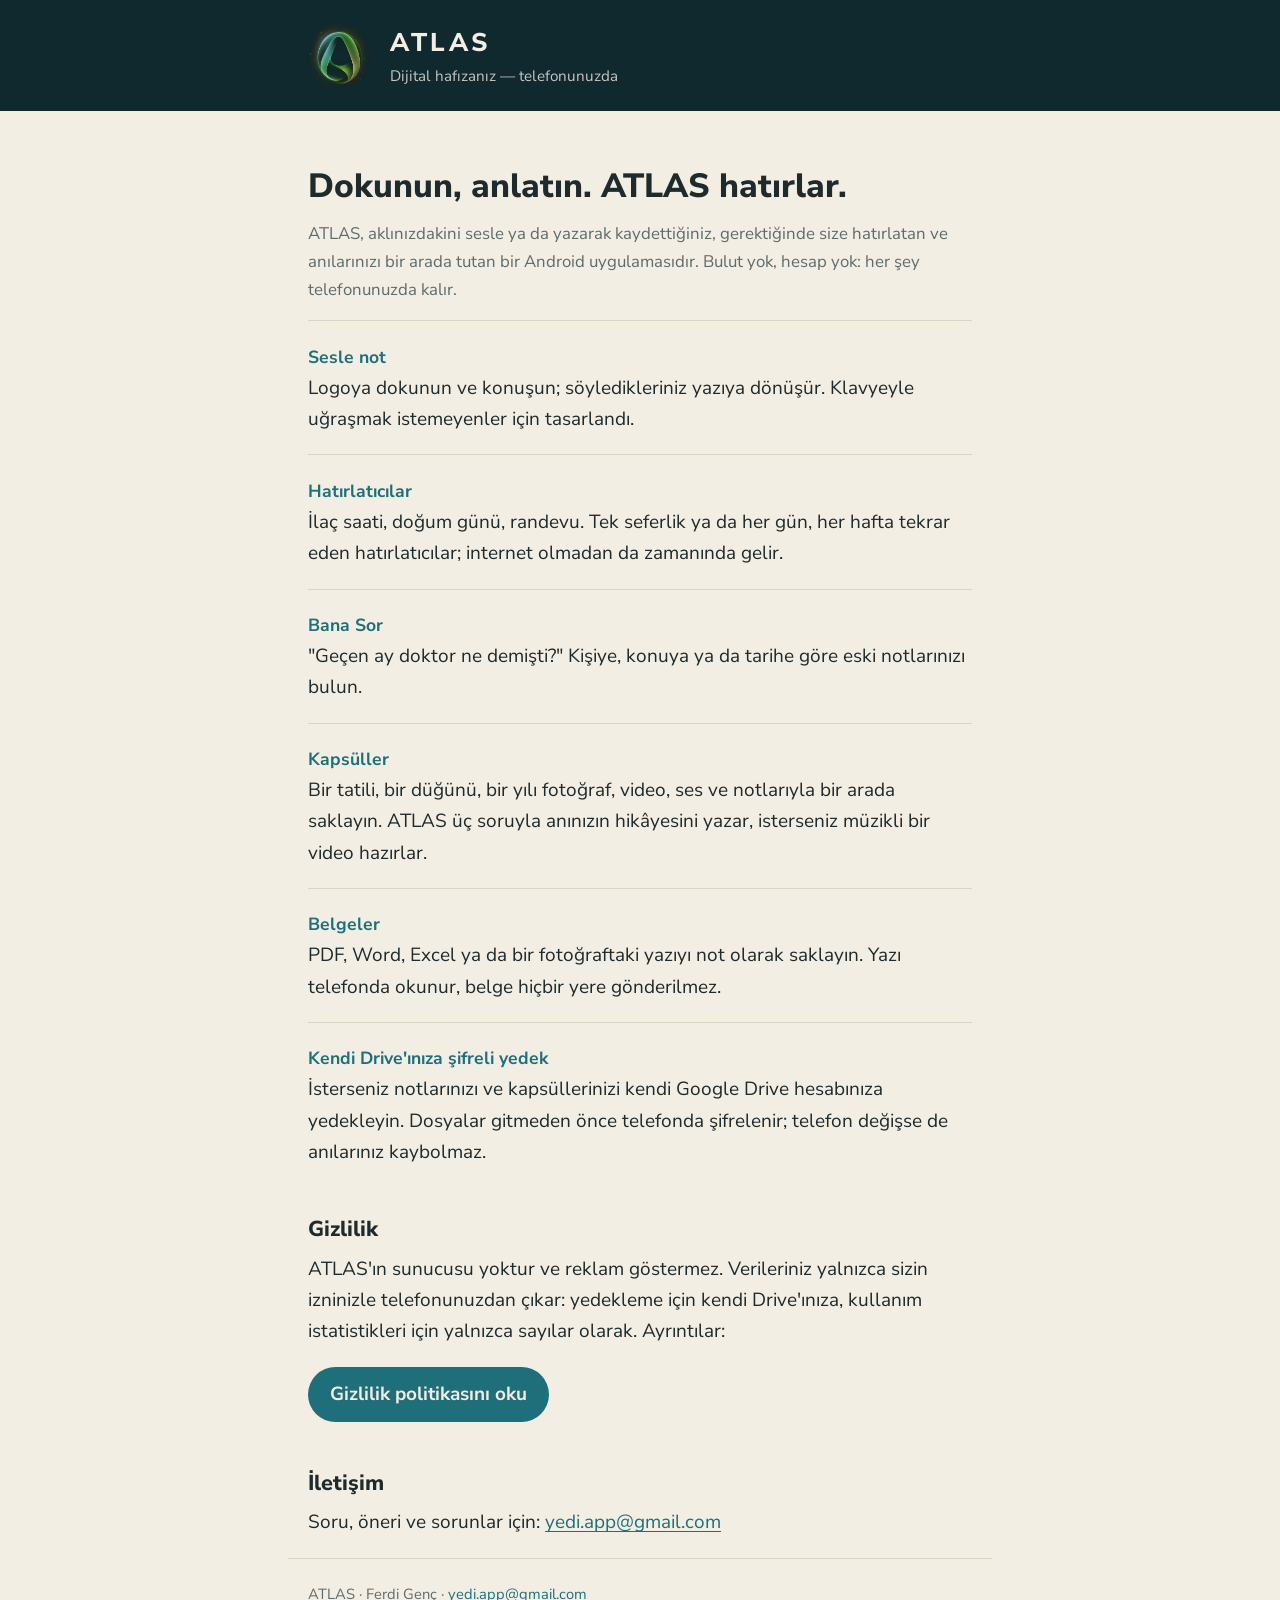
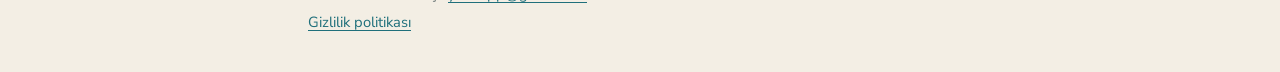
<file: index.html>
<!doctype html>
<html lang="tr">
<head>
<meta charset="utf-8">
<meta name="viewport" content="width=device-width, initial-scale=1">
<title>ATLAS</title>
<meta name="description" content="ATLAS: sesle ya da yazarak not alın, hatırlatıcı kurun, anılarınızı kapsüllerde saklayın. Verileriniz telefonunuzda kalır.">
<link rel="preconnect" href="https://fonts.googleapis.com">
<link rel="preconnect" href="https://fonts.gstatic.com" crossorigin>
<link rel="stylesheet" href="https://fonts.googleapis.com/css2?family=Nunito+Sans:wght@400;700;800&display=swap">
<link rel="stylesheet" href="stil.css">
<link rel="icon" href="logo.jpeg">
</head>
<body>

<header class="bant">
  <div class="sayfa">
    <img src="logo.jpeg" alt="ATLAS logosu">
    <div>
      <p class="ad">ATLAS</p>
      <p class="alt">Dijital hafızanız — telefonunuzda</p>
    </div>
  </div>
</header>

<main class="sayfa">

<h1>Dokunun, anlatın. ATLAS hatırlar.</h1>
<p class="oz">ATLAS, aklınızdakini sesle ya da yazarak kaydettiğiniz, gerektiğinde size hatırlatan ve anılarınızı bir arada tutan bir Android uygulamasıdır. Bulut yok, hesap yok: her şey telefonunuzda kalır.</p>

<div class="ozellik">
  <h3>Sesle not</h3>
  <p>Logoya dokunun ve konuşun; söyledikleriniz yazıya dönüşür. Klavyeyle uğraşmak istemeyenler için tasarlandı.</p>
</div>

<div class="ozellik">
  <h3>Hatırlatıcılar</h3>
  <p>İlaç saati, doğum günü, randevu. Tek seferlik ya da her gün, her hafta tekrar eden hatırlatıcılar; internet olmadan da zamanında gelir.</p>
</div>

<div class="ozellik">
  <h3>Bana Sor</h3>
  <p>"Geçen ay doktor ne demişti?" Kişiye, konuya ya da tarihe göre eski notlarınızı bulun.</p>
</div>

<div class="ozellik">
  <h3>Kapsüller</h3>
  <p>Bir tatili, bir düğünü, bir yılı fotoğraf, video, ses ve notlarıyla bir arada saklayın. ATLAS üç soruyla anınızın hikâyesini yazar, isterseniz müzikli bir video hazırlar.</p>
</div>

<div class="ozellik">
  <h3>Belgeler</h3>
  <p>PDF, Word, Excel ya da bir fotoğraftaki yazıyı not olarak saklayın. Yazı telefonda okunur, belge hiçbir yere gönderilmez.</p>
</div>

<div class="ozellik">
  <h3>Kendi Drive'ınıza şifreli yedek</h3>
  <p>İsterseniz notlarınızı ve kapsüllerinizi kendi Google Drive hesabınıza yedekleyin. Dosyalar gitmeden önce telefonda şifrelenir; telefon değişse de anılarınız kaybolmaz.</p>
</div>

<h2>Gizlilik</h2>
<p>ATLAS'ın sunucusu yoktur ve reklam göstermez. Verileriniz yalnızca sizin izninizle telefonunuzdan çıkar: yedekleme için kendi Drive'ınıza, kullanım istatistikleri için yalnızca sayılar olarak. Ayrıntılar:</p>
<p><a class="dugme" href="gizlilik.html">Gizlilik politikasını oku</a></p>

<h2>İletişim</h2>
<p>Soru, öneri ve sorunlar için: <a href="mailto:yedi.app@gmail.com">yedi.app@gmail.com</a></p>

</main>

<footer class="sayfa">
  <p>ATLAS · Ferdi Genç · <a href="mailto:yedi.app@gmail.com">yedi.app@gmail.com</a></p>
  <p><a href="gizlilik.html">Gizlilik politikası</a></p>
</footer>

</body>
</html>
</file>
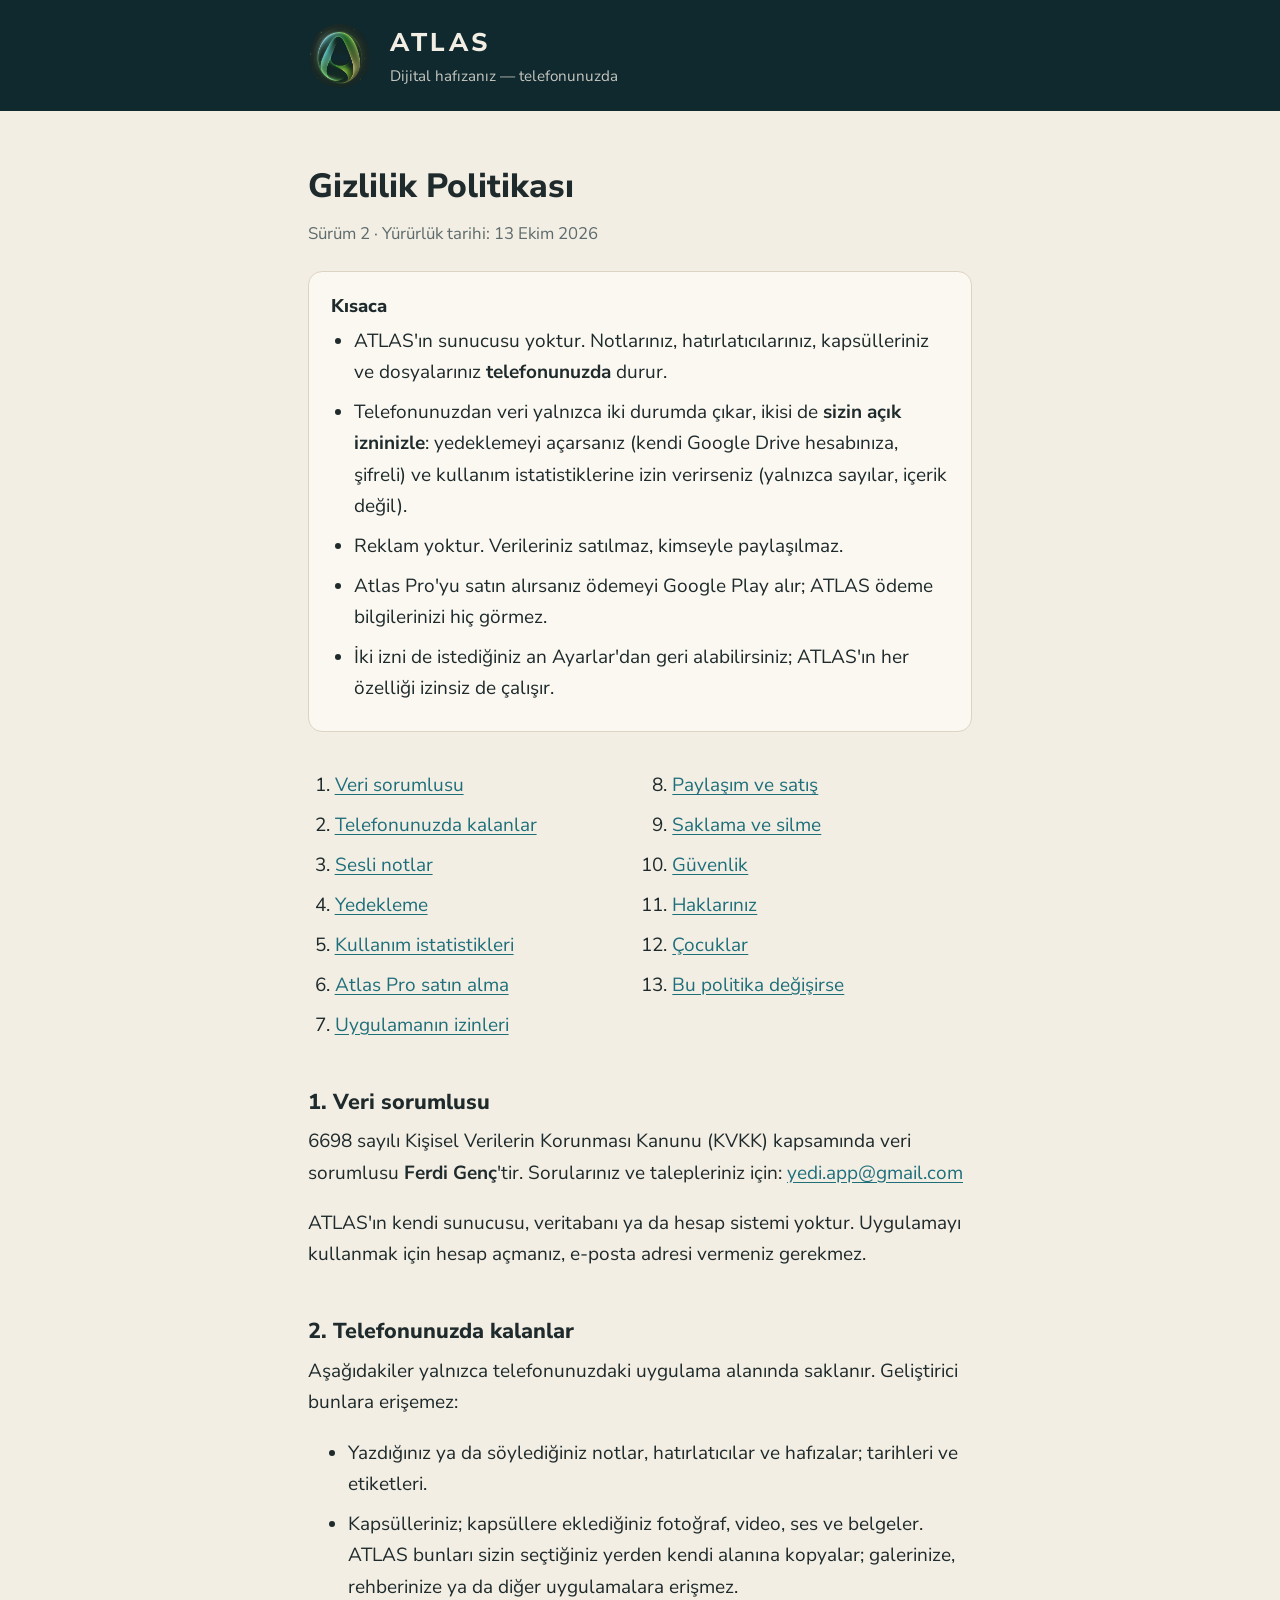
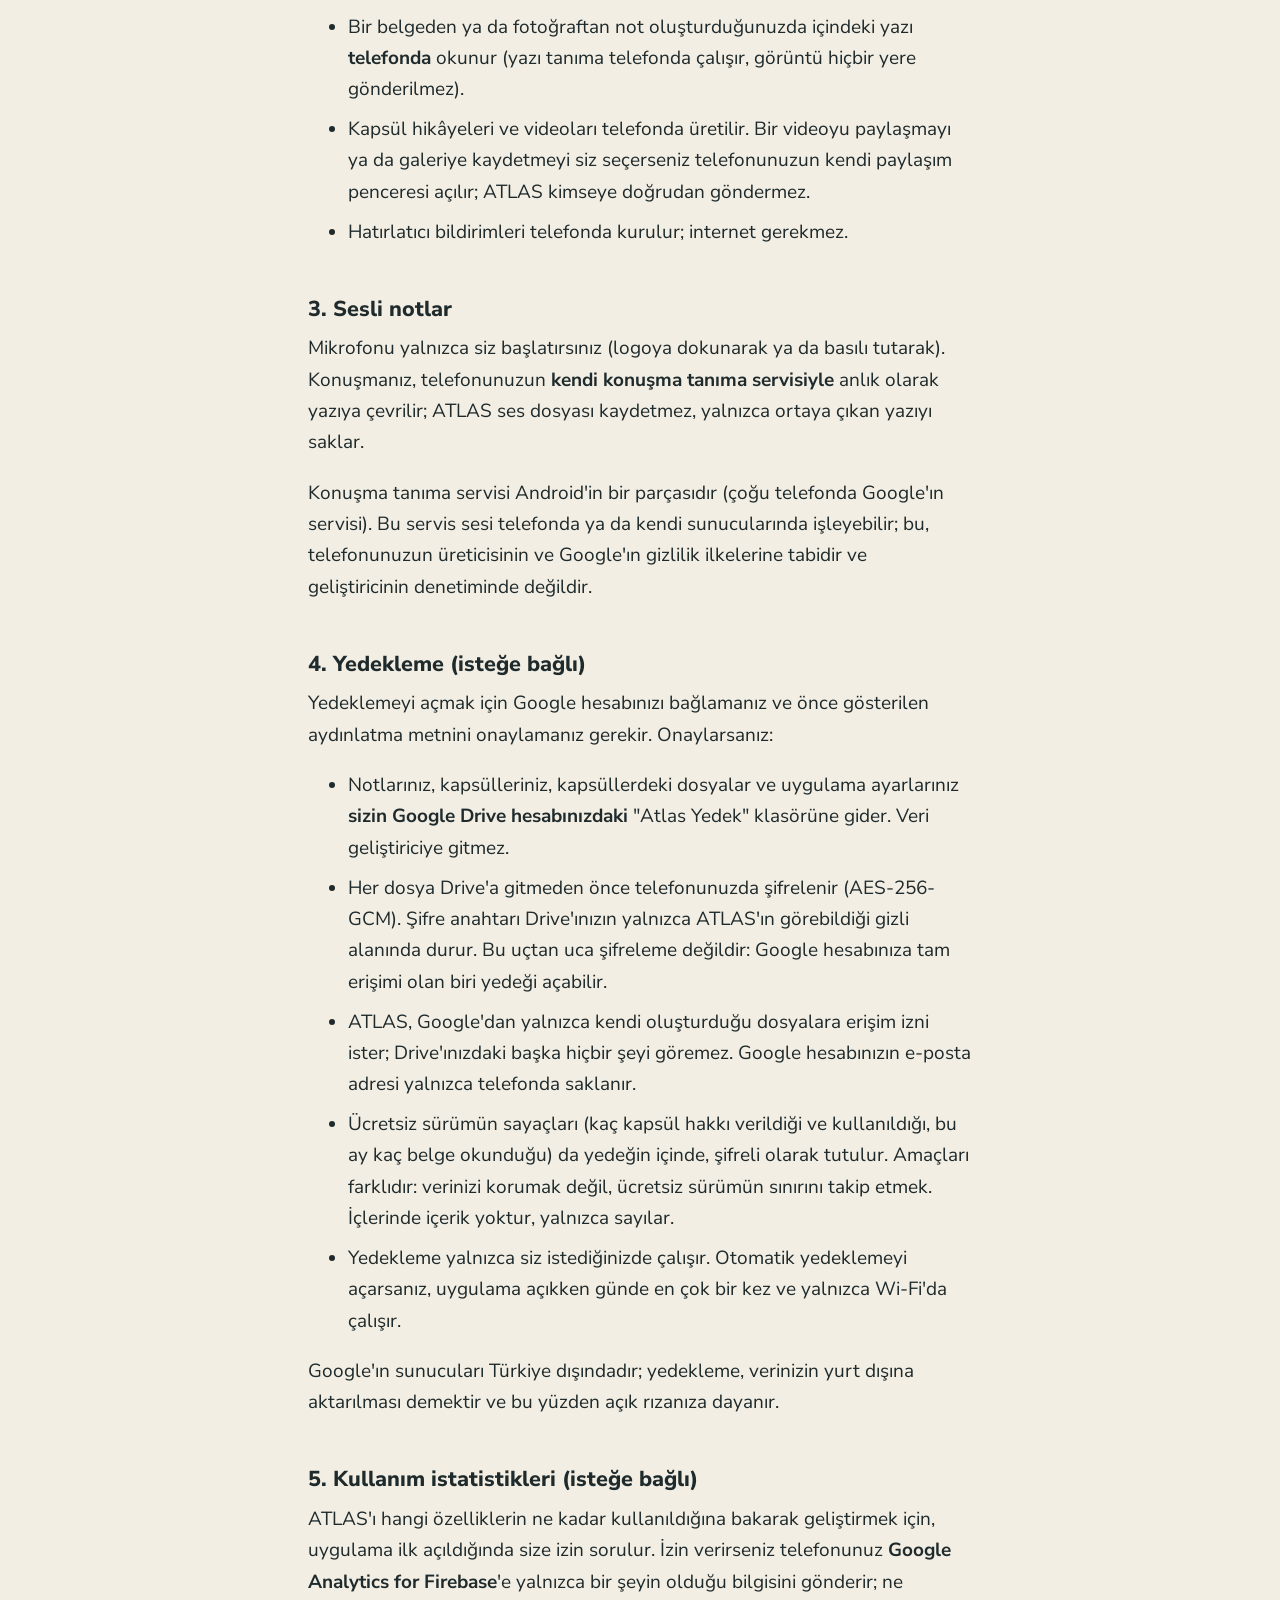
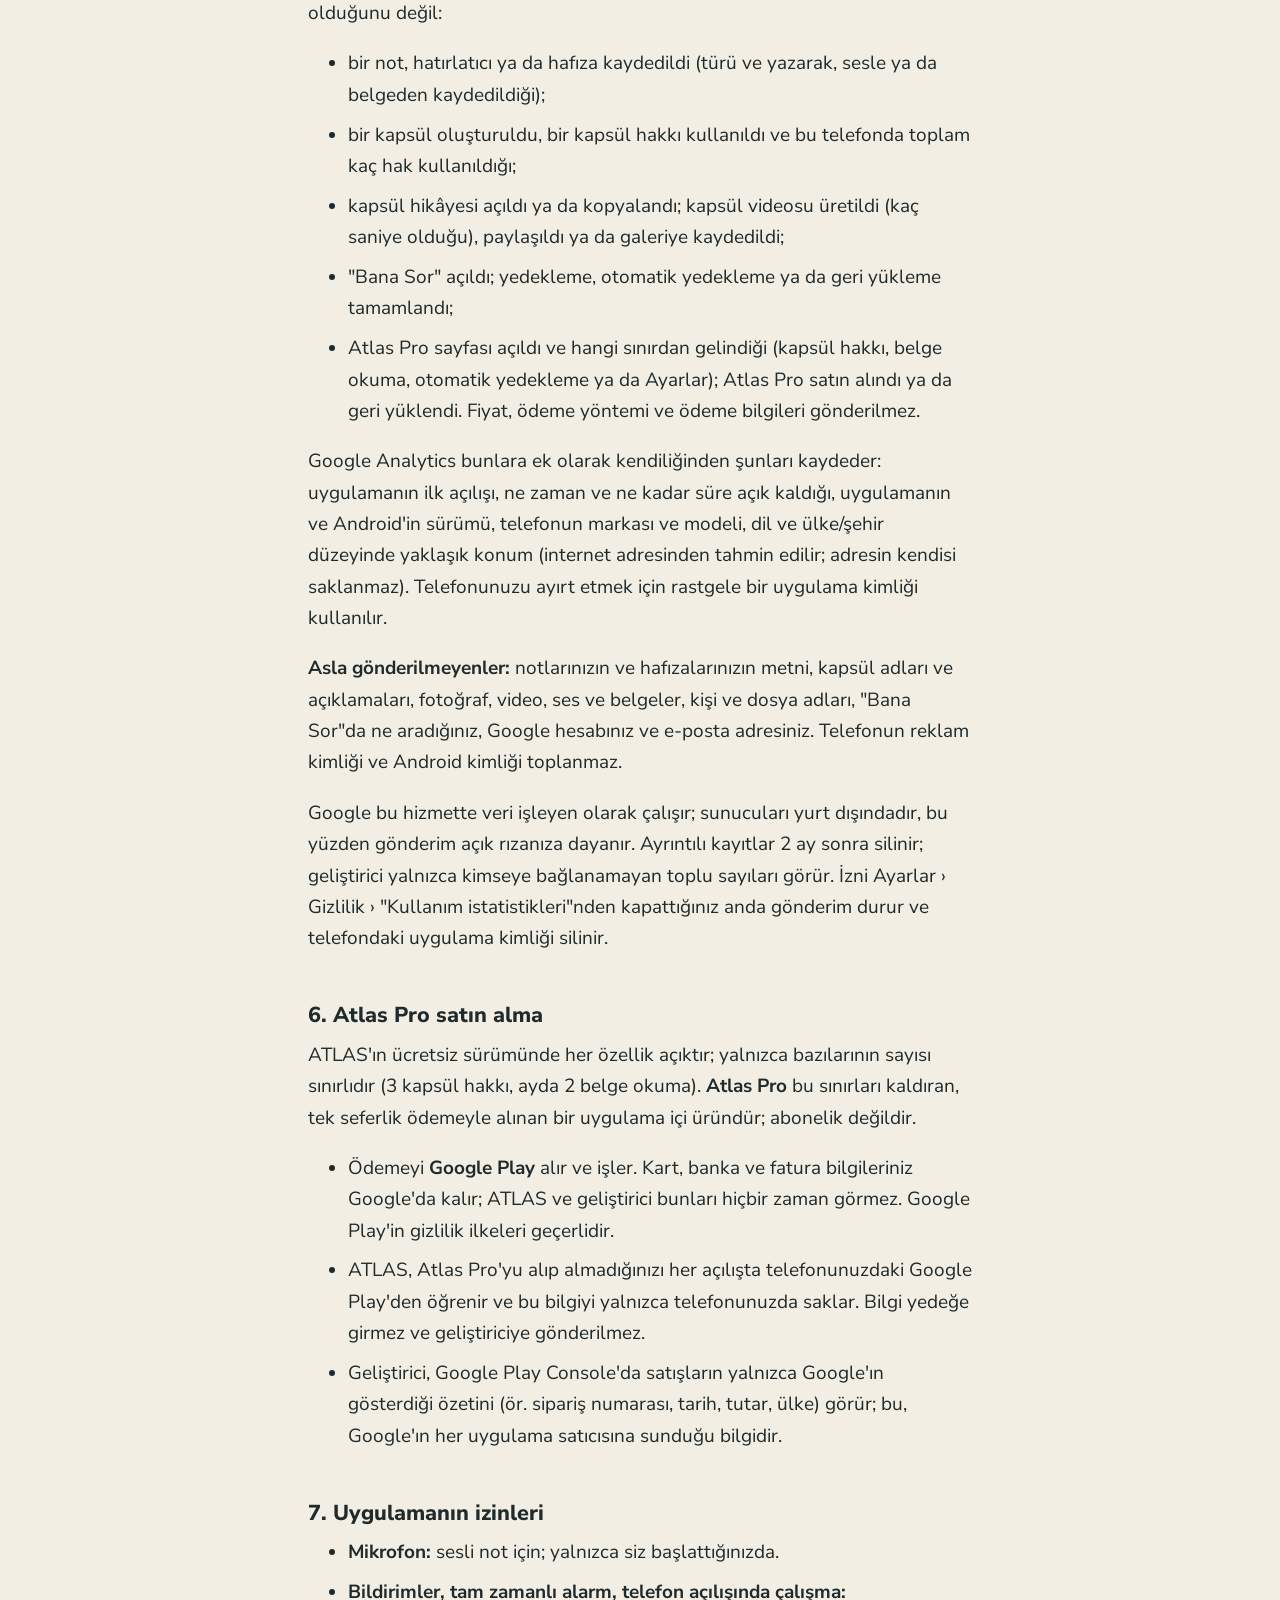
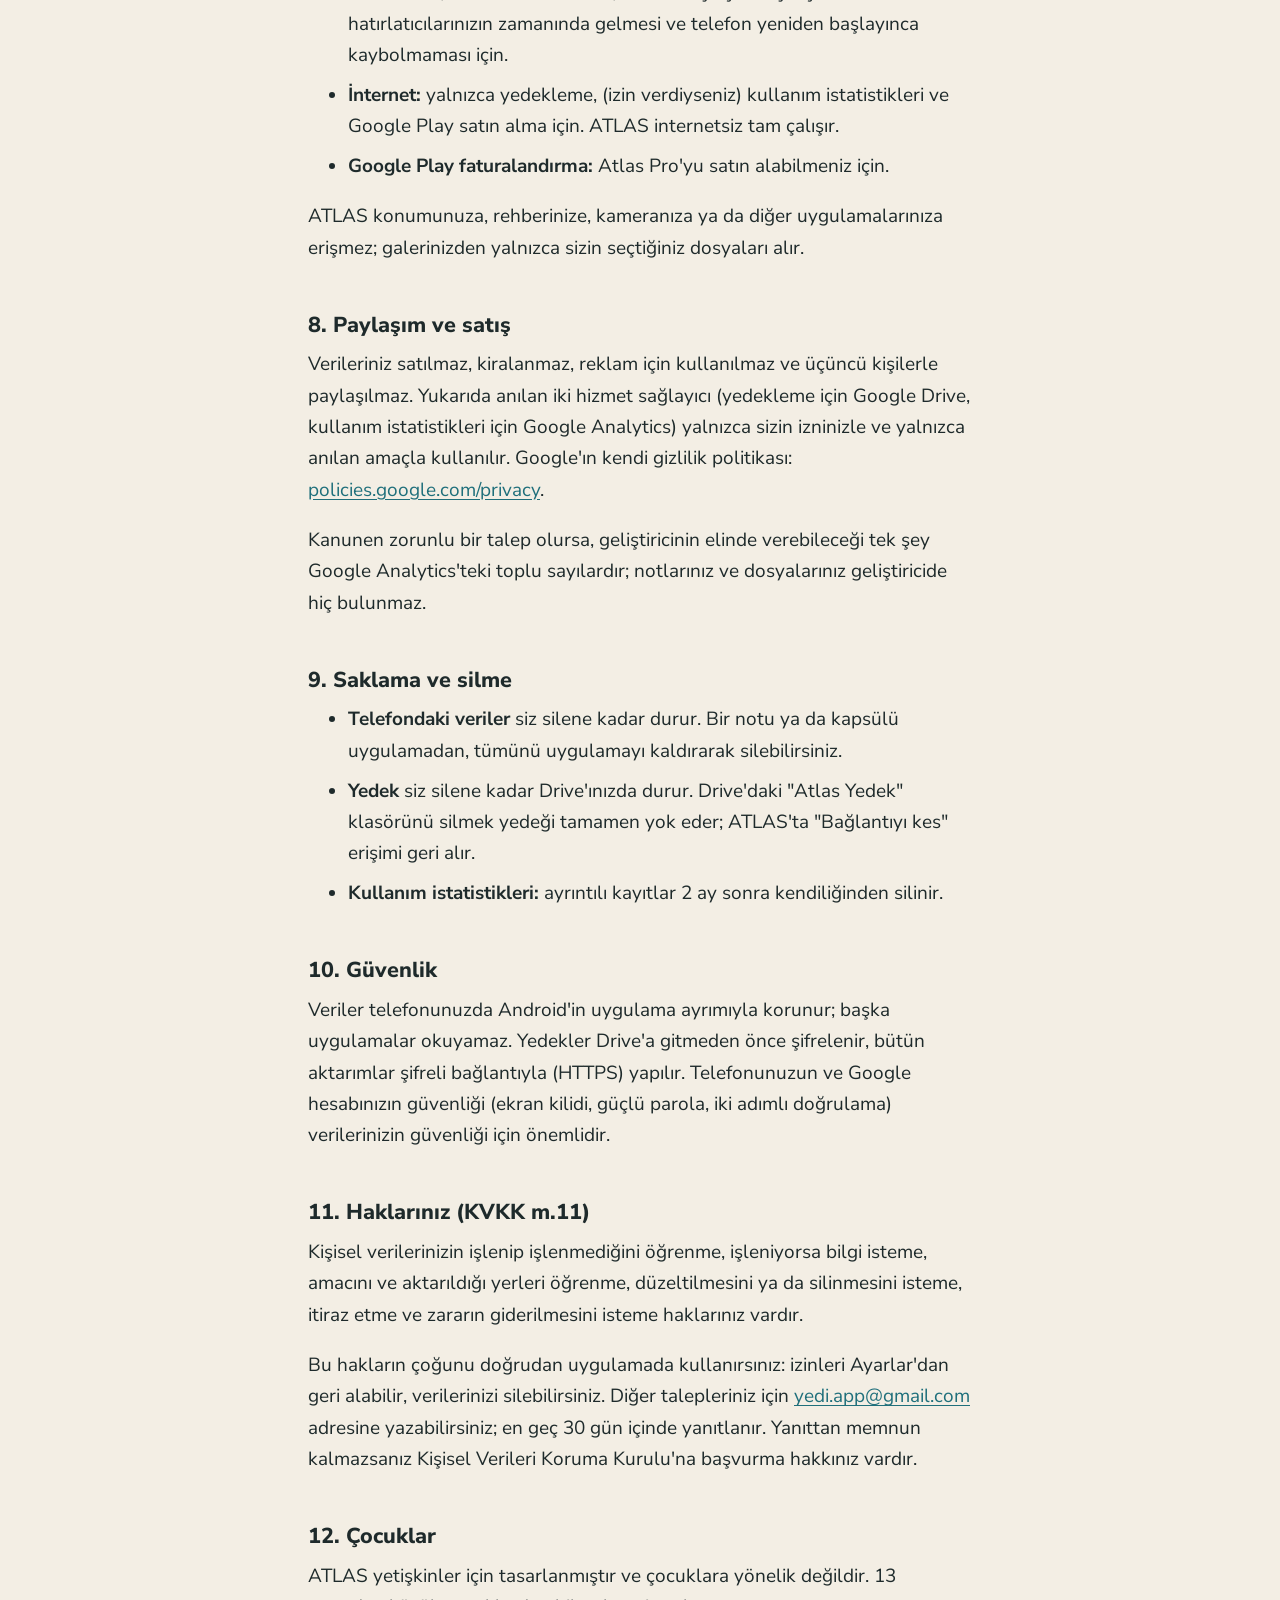
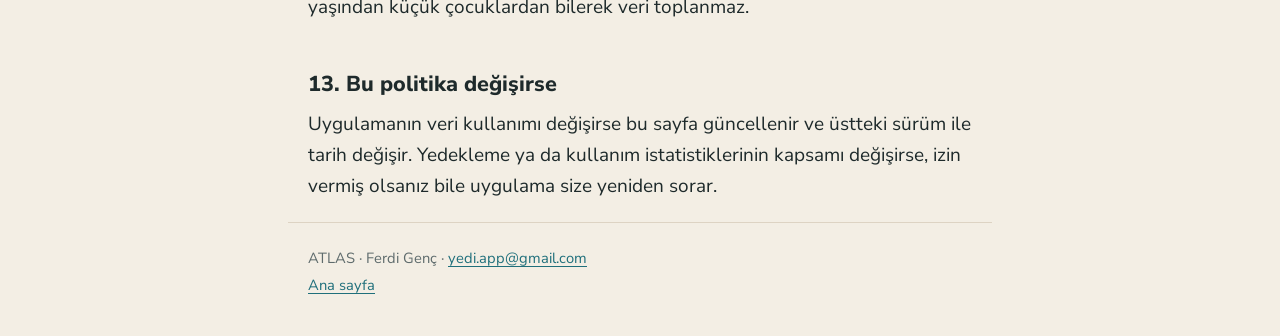
<file: gizlilik.html>
<!doctype html>
<html lang="tr">
<head>
<meta charset="utf-8">
<meta name="viewport" content="width=device-width, initial-scale=1">
<title>ATLAS Gizlilik Politikası</title>
<meta name="description" content="ATLAS uygulamasının gizlilik politikası: hangi verinin telefonunuzda kaldığı, neyin hangi izinle nereye gittiği ve haklarınız.">
<link rel="preconnect" href="https://fonts.googleapis.com">
<link rel="preconnect" href="https://fonts.gstatic.com" crossorigin>
<link rel="stylesheet" href="https://fonts.googleapis.com/css2?family=Nunito+Sans:wght@400;700;800&display=swap">
<link rel="stylesheet" href="stil.css">
<link rel="icon" href="logo.jpeg">
</head>
<body>

<header class="bant">
  <div class="sayfa">
    <img src="logo.jpeg" alt="">
    <div>
      <p class="ad"><a href="index.html">ATLAS</a></p>
      <p class="alt">Dijital hafızanız — telefonunuzda</p>
    </div>
  </div>
</header>

<main class="sayfa">

<h1>Gizlilik Politikası</h1>
<p class="oz">Sürüm 2 · Yürürlük tarihi: 13 Ekim 2026</p>

<section class="ozet" aria-labelledby="kisaca">
  <h2 id="kisaca">Kısaca</h2>
  <ul>
    <li>ATLAS'ın sunucusu yoktur. Notlarınız, hatırlatıcılarınız, kapsülleriniz ve dosyalarınız <strong>telefonunuzda</strong> durur.</li>
    <li>Telefonunuzdan veri yalnızca iki durumda çıkar, ikisi de <strong>sizin açık izninizle</strong>: yedeklemeyi açarsanız (kendi Google Drive hesabınıza, şifreli) ve kullanım istatistiklerine izin verirseniz (yalnızca sayılar, içerik değil).</li>
    <li>Reklam yoktur. Verileriniz satılmaz, kimseyle paylaşılmaz.</li>
    <li>Atlas Pro'yu satın alırsanız ödemeyi Google Play alır; ATLAS ödeme bilgilerinizi hiç görmez.</li>
    <li>İki izni de istediğiniz an Ayarlar'dan geri alabilirsiniz; ATLAS'ın her özelliği izinsiz de çalışır.</li>
  </ul>
</section>

<nav aria-label="İçindekiler">
  <ol class="icindekiler">
    <li><a href="#sorumlu">Veri sorumlusu</a></li>
    <li><a href="#telefonda">Telefonunuzda kalanlar</a></li>
    <li><a href="#ses">Sesli notlar</a></li>
    <li><a href="#yedekleme">Yedekleme</a></li>
    <li><a href="#istatistik">Kullanım istatistikleri</a></li>
    <li><a href="#pro">Atlas Pro satın alma</a></li>
    <li><a href="#izinler">Uygulamanın izinleri</a></li>
    <li><a href="#paylasim">Paylaşım ve satış</a></li>
    <li><a href="#saklama">Saklama ve silme</a></li>
    <li><a href="#guvenlik">Güvenlik</a></li>
    <li><a href="#haklar">Haklarınız</a></li>
    <li><a href="#cocuklar">Çocuklar</a></li>
    <li><a href="#degisiklik">Bu politika değişirse</a></li>
  </ol>
</nav>

<h2 id="sorumlu">1. Veri sorumlusu</h2>
<p>6698 sayılı Kişisel Verilerin Korunması Kanunu (KVKK) kapsamında veri sorumlusu <strong>Ferdi Genç</strong>'tir. Sorularınız ve talepleriniz için: <a href="mailto:yedi.app@gmail.com">yedi.app@gmail.com</a></p>
<p>ATLAS'ın kendi sunucusu, veritabanı ya da hesap sistemi yoktur. Uygulamayı kullanmak için hesap açmanız, e-posta adresi vermeniz gerekmez.</p>

<h2 id="telefonda">2. Telefonunuzda kalanlar</h2>
<p>Aşağıdakiler yalnızca telefonunuzdaki uygulama alanında saklanır. Geliştirici bunlara erişemez:</p>
<ul>
  <li>Yazdığınız ya da söylediğiniz notlar, hatırlatıcılar ve hafızalar; tarihleri ve etiketleri.</li>
  <li>Kapsülleriniz; kapsüllere eklediğiniz fotoğraf, video, ses ve belgeler. ATLAS bunları sizin seçtiğiniz yerden kendi alanına kopyalar; galerinize, rehberinize ya da diğer uygulamalara erişmez.</li>
  <li>Bir belgeden ya da fotoğraftan not oluşturduğunuzda içindeki yazı <strong>telefonda</strong> okunur (yazı tanıma telefonda çalışır, görüntü hiçbir yere gönderilmez).</li>
  <li>Kapsül hikâyeleri ve videoları telefonda üretilir. Bir videoyu paylaşmayı ya da galeriye kaydetmeyi siz seçerseniz telefonunuzun kendi paylaşım penceresi açılır; ATLAS kimseye doğrudan göndermez.</li>
  <li>Hatırlatıcı bildirimleri telefonda kurulur; internet gerekmez.</li>
</ul>

<h2 id="ses">3. Sesli notlar</h2>
<p>Mikrofonu yalnızca siz başlatırsınız (logoya dokunarak ya da basılı tutarak). Konuşmanız, telefonunuzun <strong>kendi konuşma tanıma servisiyle</strong> anlık olarak yazıya çevrilir; ATLAS ses dosyası kaydetmez, yalnızca ortaya çıkan yazıyı saklar.</p>
<p>Konuşma tanıma servisi Android'in bir parçasıdır (çoğu telefonda Google'ın servisi). Bu servis sesi telefonda ya da kendi sunucularında işleyebilir; bu, telefonunuzun üreticisinin ve Google'ın gizlilik ilkelerine tabidir ve geliştiricinin denetiminde değildir.</p>

<h2 id="yedekleme">4. Yedekleme (isteğe bağlı)</h2>
<p>Yedeklemeyi açmak için Google hesabınızı bağlamanız ve önce gösterilen aydınlatma metnini onaylamanız gerekir. Onaylarsanız:</p>
<ul>
  <li>Notlarınız, kapsülleriniz, kapsüllerdeki dosyalar ve uygulama ayarlarınız <strong>sizin Google Drive hesabınızdaki</strong> "Atlas Yedek" klasörüne gider. Veri geliştiriciye gitmez.</li>
  <li>Her dosya Drive'a gitmeden önce telefonunuzda şifrelenir (AES-256-GCM). Şifre anahtarı Drive'ınızın yalnızca ATLAS'ın görebildiği gizli alanında durur. Bu uçtan uca şifreleme değildir: Google hesabınıza tam erişimi olan biri yedeği açabilir.</li>
  <li>ATLAS, Google'dan yalnızca kendi oluşturduğu dosyalara erişim izni ister; Drive'ınızdaki başka hiçbir şeyi göremez. Google hesabınızın e-posta adresi yalnızca telefonda saklanır.</li>
  <li>Ücretsiz sürümün sayaçları (kaç kapsül hakkı verildiği ve kullanıldığı, bu ay kaç belge okunduğu) da yedeğin içinde, şifreli olarak tutulur. Amaçları farklıdır: verinizi korumak değil, ücretsiz sürümün sınırını takip etmek. İçlerinde içerik yoktur, yalnızca sayılar.</li>
  <li>Yedekleme yalnızca siz istediğinizde çalışır. Otomatik yedeklemeyi açarsanız, uygulama açıkken günde en çok bir kez ve yalnızca Wi-Fi'da çalışır.</li>
</ul>
<p>Google'ın sunucuları Türkiye dışındadır; yedekleme, verinizin yurt dışına aktarılması demektir ve bu yüzden açık rızanıza dayanır.</p>

<h2 id="istatistik">5. Kullanım istatistikleri (isteğe bağlı)</h2>
<p>ATLAS'ı hangi özelliklerin ne kadar kullanıldığına bakarak geliştirmek için, uygulama ilk açıldığında size izin sorulur. İzin verirseniz telefonunuz <strong>Google Analytics for Firebase</strong>'e yalnızca bir şeyin olduğu bilgisini gönderir; ne olduğunu değil:</p>
<ul>
  <li>bir not, hatırlatıcı ya da hafıza kaydedildi (türü ve yazarak, sesle ya da belgeden kaydedildiği);</li>
  <li>bir kapsül oluşturuldu, bir kapsül hakkı kullanıldı ve bu telefonda toplam kaç hak kullanıldığı;</li>
  <li>kapsül hikâyesi açıldı ya da kopyalandı; kapsül videosu üretildi (kaç saniye olduğu), paylaşıldı ya da galeriye kaydedildi;</li>
  <li>"Bana Sor" açıldı; yedekleme, otomatik yedekleme ya da geri yükleme tamamlandı;</li>
  <li>Atlas Pro sayfası açıldı ve hangi sınırdan gelindiği (kapsül hakkı, belge okuma, otomatik yedekleme ya da Ayarlar); Atlas Pro satın alındı ya da geri yüklendi. Fiyat, ödeme yöntemi ve ödeme bilgileri gönderilmez.</li>
</ul>
<p>Google Analytics bunlara ek olarak kendiliğinden şunları kaydeder: uygulamanın ilk açılışı, ne zaman ve ne kadar süre açık kaldığı, uygulamanın ve Android'in sürümü, telefonun markası ve modeli, dil ve ülke/şehir düzeyinde yaklaşık konum (internet adresinden tahmin edilir; adresin kendisi saklanmaz). Telefonunuzu ayırt etmek için rastgele bir uygulama kimliği kullanılır.</p>
<p><strong>Asla gönderilmeyenler:</strong> notlarınızın ve hafızalarınızın metni, kapsül adları ve açıklamaları, fotoğraf, video, ses ve belgeler, kişi ve dosya adları, "Bana Sor"da ne aradığınız, Google hesabınız ve e-posta adresiniz. Telefonun reklam kimliği ve Android kimliği toplanmaz.</p>
<p>Google bu hizmette veri işleyen olarak çalışır; sunucuları yurt dışındadır, bu yüzden gönderim açık rızanıza dayanır. Ayrıntılı kayıtlar 2 ay sonra silinir; geliştirici yalnızca kimseye bağlanamayan toplu sayıları görür. İzni Ayarlar › Gizlilik › "Kullanım istatistikleri"nden kapattığınız anda gönderim durur ve telefondaki uygulama kimliği silinir.</p>

<h2 id="pro">6. Atlas Pro satın alma</h2>
<p>ATLAS'ın ücretsiz sürümünde her özellik açıktır; yalnızca bazılarının sayısı sınırlıdır (3 kapsül hakkı, ayda 2 belge okuma). <strong>Atlas Pro</strong> bu sınırları kaldıran, tek seferlik ödemeyle alınan bir uygulama içi üründür; abonelik değildir.</p>
<ul>
  <li>Ödemeyi <strong>Google Play</strong> alır ve işler. Kart, banka ve fatura bilgileriniz Google'da kalır; ATLAS ve geliştirici bunları hiçbir zaman görmez. Google Play'in gizlilik ilkeleri geçerlidir.</li>
  <li>ATLAS, Atlas Pro'yu alıp almadığınızı her açılışta telefonunuzdaki Google Play'den öğrenir ve bu bilgiyi yalnızca telefonunuzda saklar. Bilgi yedeğe girmez ve geliştiriciye gönderilmez.</li>
  <li>Geliştirici, Google Play Console'da satışların yalnızca Google'ın gösterdiği özetini (ör. sipariş numarası, tarih, tutar, ülke) görür; bu, Google'ın her uygulama satıcısına sunduğu bilgidir.</li>
</ul>

<h2 id="izinler">7. Uygulamanın izinleri</h2>
<ul>
  <li><strong>Mikrofon:</strong> sesli not için; yalnızca siz başlattığınızda.</li>
  <li><strong>Bildirimler, tam zamanlı alarm, telefon açılışında çalışma:</strong> hatırlatıcılarınızın zamanında gelmesi ve telefon yeniden başlayınca kaybolmaması için.</li>
  <li><strong>İnternet:</strong> yalnızca yedekleme, (izin verdiyseniz) kullanım istatistikleri ve Google Play satın alma için. ATLAS internetsiz tam çalışır.</li>
  <li><strong>Google Play faturalandırma:</strong> Atlas Pro'yu satın alabilmeniz için.</li>
</ul>
<p>ATLAS konumunuza, rehberinize, kameranıza ya da diğer uygulamalarınıza erişmez; galerinizden yalnızca sizin seçtiğiniz dosyaları alır.</p>

<h2 id="paylasim">8. Paylaşım ve satış</h2>
<p>Verileriniz satılmaz, kiralanmaz, reklam için kullanılmaz ve üçüncü kişilerle paylaşılmaz. Yukarıda anılan iki hizmet sağlayıcı (yedekleme için Google Drive, kullanım istatistikleri için Google Analytics) yalnızca sizin izninizle ve yalnızca anılan amaçla kullanılır. Google'ın kendi gizlilik politikası: <a href="https://policies.google.com/privacy?hl=tr">policies.google.com/privacy</a>.</p>
<p>Kanunen zorunlu bir talep olursa, geliştiricinin elinde verebileceği tek şey Google Analytics'teki toplu sayılardır; notlarınız ve dosyalarınız geliştiricide hiç bulunmaz.</p>

<h2 id="saklama">9. Saklama ve silme</h2>
<ul>
  <li><strong>Telefondaki veriler</strong> siz silene kadar durur. Bir notu ya da kapsülü uygulamadan, tümünü uygulamayı kaldırarak silebilirsiniz.</li>
  <li><strong>Yedek</strong> siz silene kadar Drive'ınızda durur. Drive'daki "Atlas Yedek" klasörünü silmek yedeği tamamen yok eder; ATLAS'ta "Bağlantıyı kes" erişimi geri alır.</li>
  <li><strong>Kullanım istatistikleri:</strong> ayrıntılı kayıtlar 2 ay sonra kendiliğinden silinir.</li>
</ul>

<h2 id="guvenlik">10. Güvenlik</h2>
<p>Veriler telefonunuzda Android'in uygulama ayrımıyla korunur; başka uygulamalar okuyamaz. Yedekler Drive'a gitmeden önce şifrelenir, bütün aktarımlar şifreli bağlantıyla (HTTPS) yapılır. Telefonunuzun ve Google hesabınızın güvenliği (ekran kilidi, güçlü parola, iki adımlı doğrulama) verilerinizin güvenliği için önemlidir.</p>

<h2 id="haklar">11. Haklarınız (KVKK m.11)</h2>
<p>Kişisel verilerinizin işlenip işlenmediğini öğrenme, işleniyorsa bilgi isteme, amacını ve aktarıldığı yerleri öğrenme, düzeltilmesini ya da silinmesini isteme, itiraz etme ve zararın giderilmesini isteme haklarınız vardır.</p>
<p>Bu hakların çoğunu doğrudan uygulamada kullanırsınız: izinleri Ayarlar'dan geri alabilir, verilerinizi silebilirsiniz. Diğer talepleriniz için <a href="mailto:yedi.app@gmail.com">yedi.app@gmail.com</a> adresine yazabilirsiniz; en geç 30 gün içinde yanıtlanır. Yanıttan memnun kalmazsanız Kişisel Verileri Koruma Kurulu'na başvurma hakkınız vardır.</p>

<h2 id="cocuklar">12. Çocuklar</h2>
<p>ATLAS yetişkinler için tasarlanmıştır ve çocuklara yönelik değildir. 13 yaşından küçük çocuklardan bilerek veri toplanmaz.</p>

<h2 id="degisiklik">13. Bu politika değişirse</h2>
<p>Uygulamanın veri kullanımı değişirse bu sayfa güncellenir ve üstteki sürüm ile tarih değişir. Yedekleme ya da kullanım istatistiklerinin kapsamı değişirse, izin vermiş olsanız bile uygulama size yeniden sorar.</p>

</main>

<footer class="sayfa">
  <p>ATLAS · Ferdi Genç · <a href="mailto:yedi.app@gmail.com">yedi.app@gmail.com</a></p>
  <p><a href="index.html">Ana sayfa</a></p>
</footer>

</body>
</html>
</file>
<file: stil.css>
/* ATLAS — herkese açık sayfalar (yediapp.github.io). Renkler uygulamanın
   "Sedef ve Deniz" paletinden (ATL-DL-033), yazı Nunito Sans. */
:root {
  --zemin: #f3eee4;
  --yuzey: #fbf8f2;
  --deniz: #1f6f7b;
  --deniz-yumusak: #e3eef0;
  --murekkep: #1e2a2b;
  --soluk: #5e6b6c;
  --cizgi: #ddd3c3;
  --cekirdek: #10292e;
  --cekirdek-yazi: #f3eee4;
  --altin: #b88a2c;
}
@media (prefers-color-scheme: dark) {
  :root:not([data-theme="light"]) {
    --zemin: #10292e;
    --yuzey: #16353b;
    --deniz: #7cc0c9;
    --deniz-yumusak: #1d4249;
    --murekkep: #ece6da;
    --soluk: #a9b6b4;
    --cizgi: #2b4b51;
    --cekirdek: #0b1f23;
    --cekirdek-yazi: #ece6da;
    --altin: #d9b25a;
  }
}
:root[data-theme="dark"] {
  --zemin: #10292e;
  --yuzey: #16353b;
  --deniz: #7cc0c9;
  --deniz-yumusak: #1d4249;
  --murekkep: #ece6da;
  --soluk: #a9b6b4;
  --cizgi: #2b4b51;
  --cekirdek: #0b1f23;
  --cekirdek-yazi: #ece6da;
  --altin: #d9b25a;
}

* { box-sizing: border-box; }
html { -webkit-text-size-adjust: 100%; }
body {
  margin: 0;
  background: var(--zemin);
  color: var(--murekkep);
  font-family: "Nunito Sans", "Segoe UI", Roboto, Arial, sans-serif;
  font-size: 19px;
  line-height: 1.65;
}
a { color: var(--deniz); text-underline-offset: 3px; }
a:focus-visible { outline: 3px solid var(--altin); outline-offset: 3px; border-radius: 4px; }

.sayfa { max-width: 44rem; margin: 0 auto; padding-inline: 20px; }

/* Üst bant: logo koyu çekirdek renginde duruyor. */
.bant { background: var(--cekirdek); color: var(--cekirdek-yazi); }
.bant .sayfa {
  display: flex; align-items: center; gap: 18px;
  padding-block: 22px;
}
.bant img {
  width: 64px; height: 64px; border-radius: 50%;
  flex: none; display: block;
}
.bant .ad {
  font-size: 1.6rem; font-weight: 800; letter-spacing: 0.14em; margin: 0;
}
.bant .ad a { color: inherit; text-decoration: none; }
.bant .alt { margin: 0; opacity: 0.8; font-size: 0.95rem; }

h1, h2, h3 { line-height: 1.25; text-wrap: balance; }
h1 { font-size: 2.1rem; font-weight: 800; margin: 1.6em 0 0.4em; }
h2 { font-size: 1.35rem; font-weight: 800; margin: 2.2em 0 0.5em; }
h3 { font-size: 1.1rem; font-weight: 700; margin: 1.4em 0 0.3em; }
p, ul, ol { margin: 0 0 1em; }
li { margin-bottom: 0.45em; }

.oz { color: var(--soluk); font-size: 1.05rem; }
.not { color: var(--soluk); font-size: 0.9rem; }

/* Kısa özet kutusu: sayfanın tek "ayrı nesnesi". */
.ozet {
  background: var(--yuzey);
  border: 1px solid var(--cizgi);
  border-radius: 14px;
  padding: 18px 22px;
  margin: 1.2em 0 2em;
}
.ozet h2 { margin-top: 0.2em; font-size: 1.15rem; }
.ozet ul { margin-bottom: 0.2em; padding-left: 1.2em; }

.icindekiler { padding-left: 1.4em; columns: 2; column-gap: 2em; }
.icindekiler li { break-inside: avoid; }
@media (max-width: 560px) { .icindekiler { columns: 1; } }

.ozellik { border-top: 1px solid var(--cizgi); padding-top: 0.9em; }
.ozellik h3 { margin-top: 0.4em; color: var(--deniz); }

.dugme {
  display: inline-block; background: var(--deniz); color: var(--zemin);
  padding: 12px 22px; border-radius: 999px; font-weight: 700;
  text-decoration: none;
}

footer {
  border-top: 1px solid var(--cizgi);
  margin-top: 3em; padding-block: 1.4em 2.4em;
  color: var(--soluk); font-size: 0.92rem;
}
footer p { margin: 0.2em 0; }
</file>
